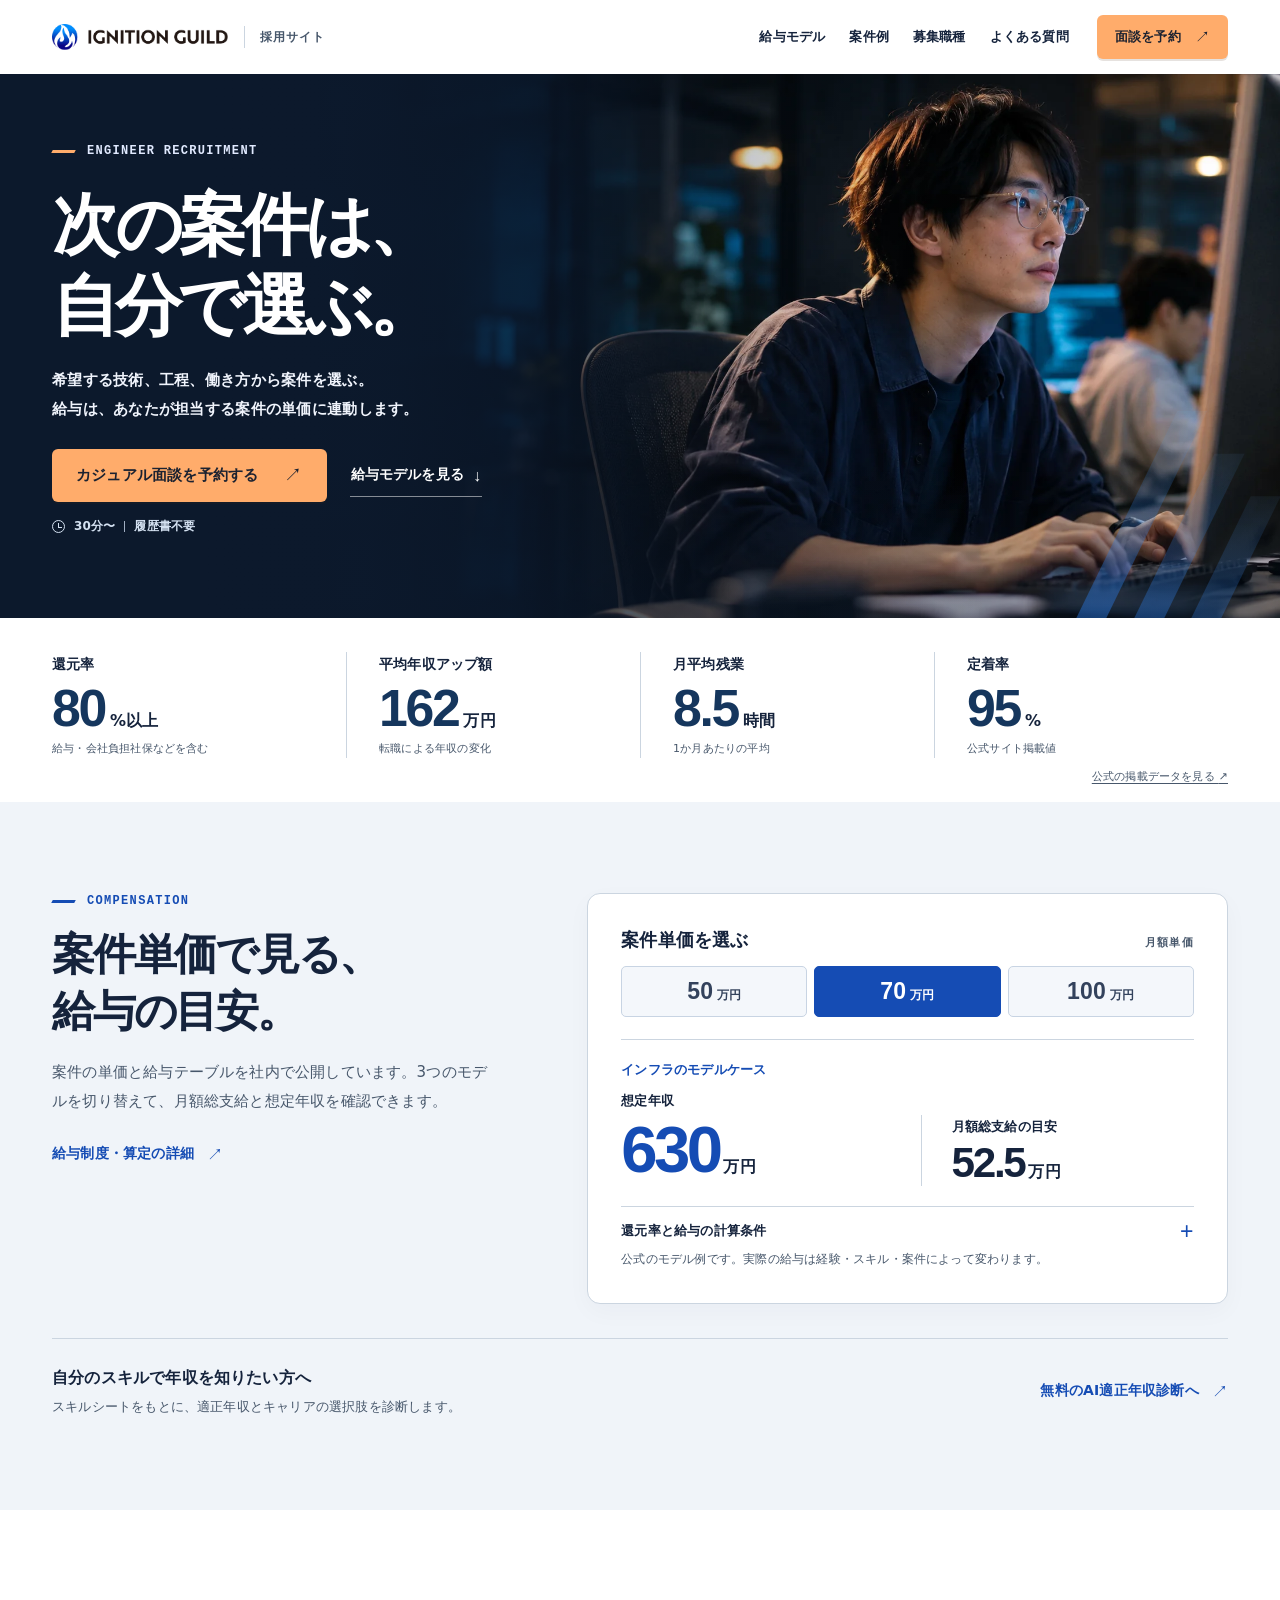
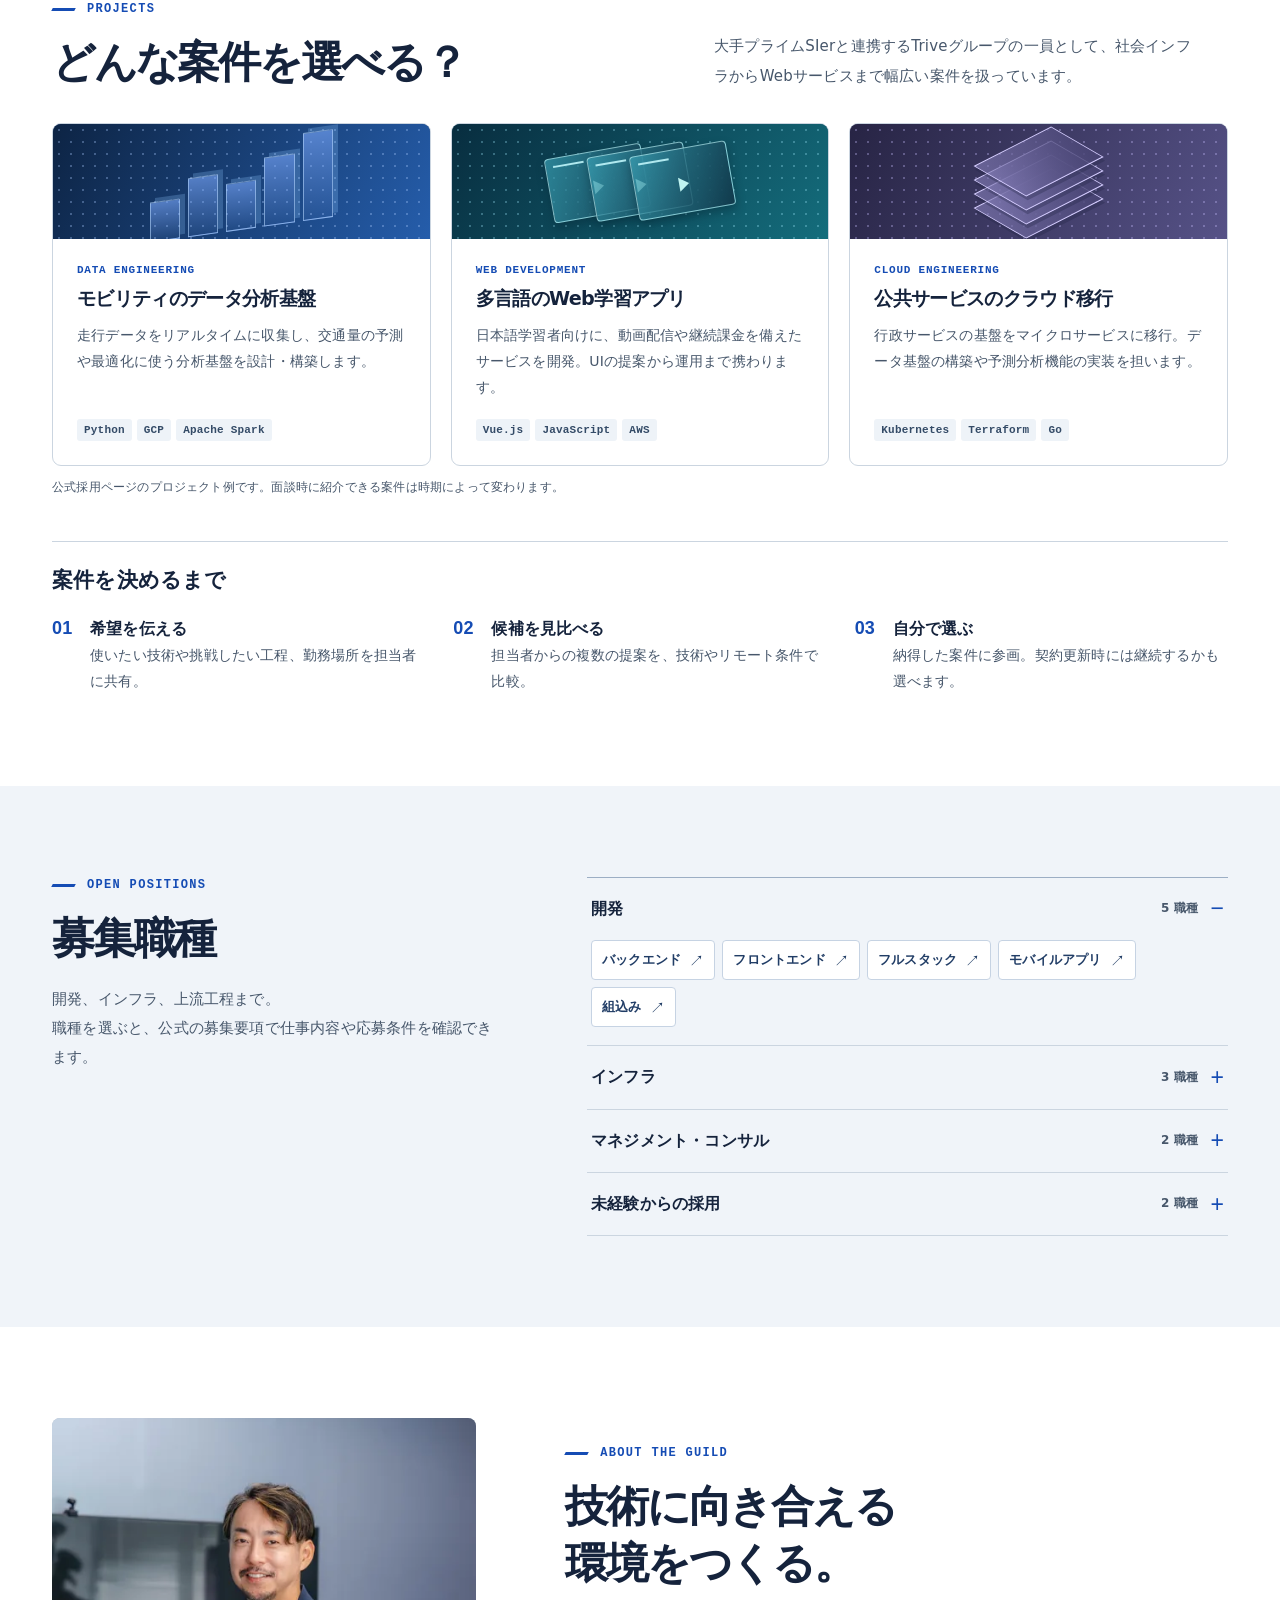
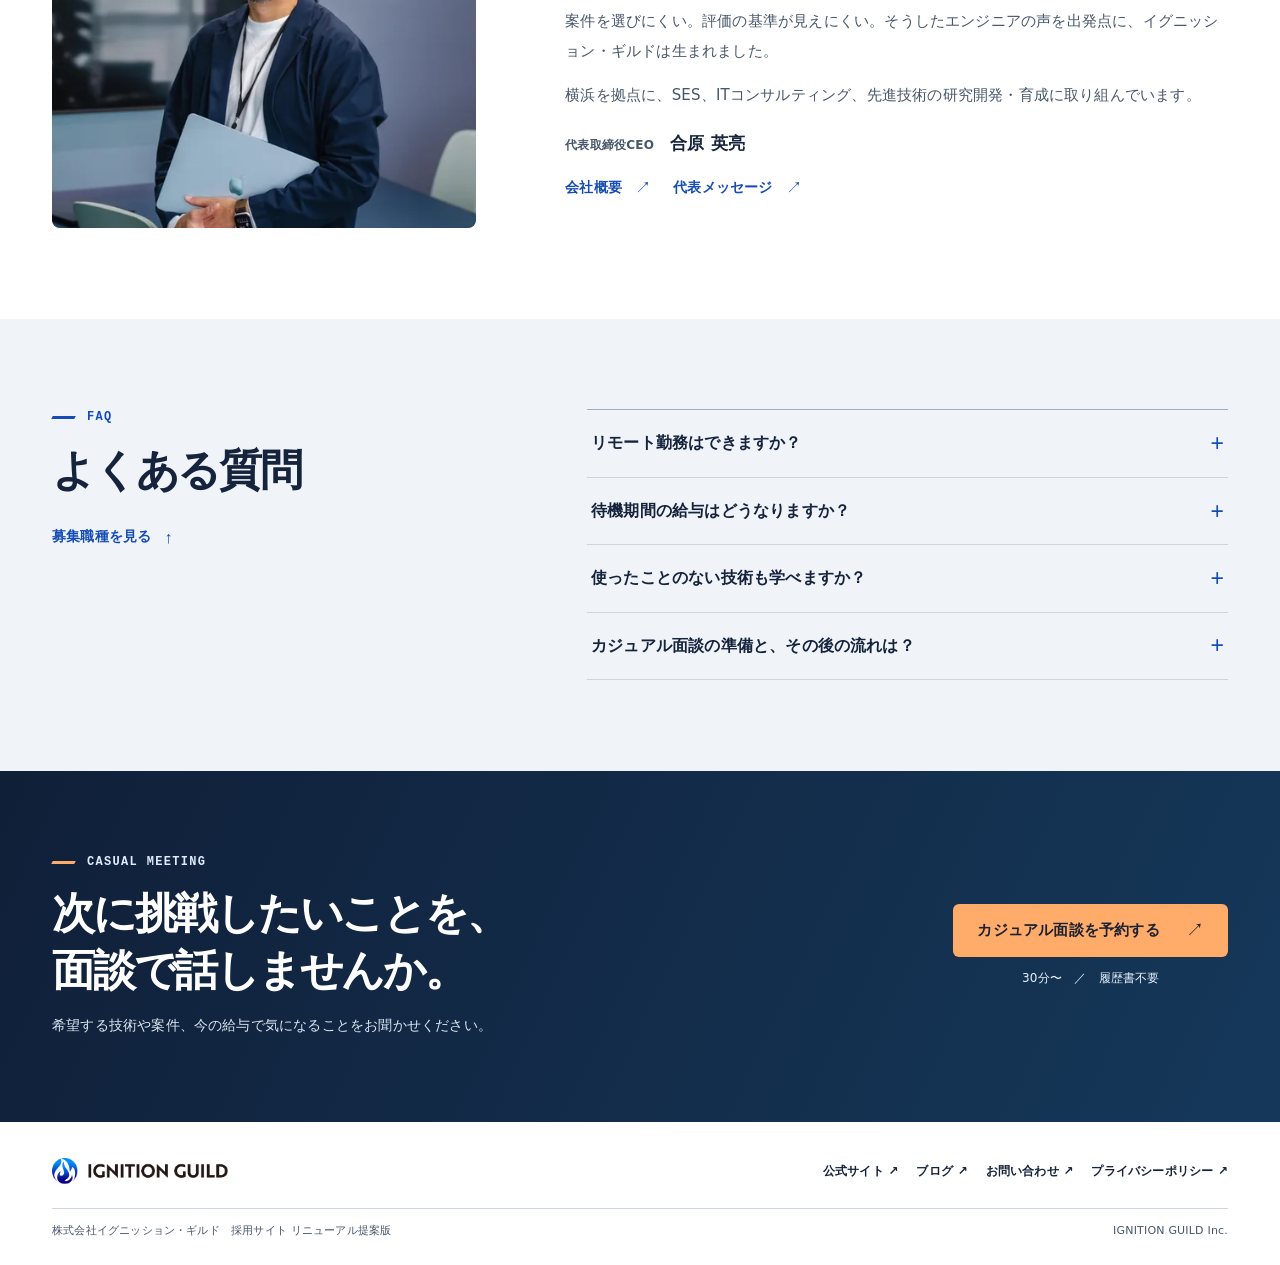
<file: index.html>
<!doctype html>
<html lang="ja">
<head>
<meta charset="utf-8">
<meta name="viewport" content="width=device-width, initial-scale=1">
<meta name="robots" content="noindex,nofollow">
<meta name="theme-color" content="#101f38">
<meta name="description" content="イグニッション・ギルドのエンジニア採用。完全案件選択制と案件単価に連動する給与を、3つの年収モデルと技術別の案件例で紹介します。">
<meta property="og:title" content="IGNITION GUILD｜エンジニア採用">
<meta property="og:description" content="次の案件は、自分で選ぶ。給与モデル・案件例・募集職種を確認して、カジュアル面談へ。">
<meta property="og:type" content="website">
<meta property="og:image" content="https://suzuki-commits.github.io/ignition-guild-careers/assets/career-hero.webp">
<title>IGNITION GUILD｜エンジニア採用・案件と給与モデル</title>
<link rel="icon" href="assets/favicon.png">
<link rel="preload" as="image" href="assets/career-hero.webp">
<link rel="stylesheet" href="styles.css">
<script src="site.js" defer></script>
</head>
<body id="top">
<a class="skip" href="#main">本文へスキップ</a>
<header class="mast">
 <div class="mast-row wrap">
   <a class="brand" href="#top" aria-label="IGNITION GUILD 採用サイトの先頭へ"><img src="assets/logo.png" width="501" height="73" alt="IGNITION GUILD"><span>採用サイト</span></a>
   <nav class="desktop-nav" aria-label="メインメニュー"><a href="#pay">給与モデル</a><a href="#work">案件例</a><a href="#jobs">募集職種</a><a href="#faq">よくある質問</a></nav>
   <a class="button small" href="https://meeting.eeasy.jp/ig-aihara/online" data-action="booking" data-position="header">面談を予約<span aria-hidden="true">↗</span></a>
   <details class="mobile-nav"><summary aria-label="ページ内メニュー"><i aria-hidden="true"></i></summary><nav aria-label="モバイルメニュー"><a href="#pay">給与モデル</a><a href="#work">案件例</a><a href="#jobs">募集職種</a><a href="#faq">よくある質問</a><a href="#company">会社案内</a></nav></details>
 </div>
</header>
<main id="main">
 <section class="hero" aria-labelledby="hero-title">
   <div class="hero-image"><img src="assets/career-hero.webp" alt="" width="1672" height="941" fetchpriority="high"></div>
   <div class="hero-shade"></div>
   <div class="wrap hero-inner">
     <div class="hero-copy">
       <p class="kicker inverse"><i></i>ENGINEER RECRUITMENT</p>
       <h1 id="hero-title">次の案件は、<br><span>自分で選ぶ。</span></h1>
       <p class="hero-text">希望する技術、工程、働き方から案件を選ぶ。<br>給与は、あなたが担当する案件の単価に連動します。</p>
       <div class="hero-actions"><a class="button " href="https://meeting.eeasy.jp/ig-aihara/online" data-action="booking" data-position="hero">カジュアル面談を予約する<span aria-hidden="true">↗</span></a><a class="lightlink" href="#pay">給与モデルを見る <b aria-hidden="true">↓</b></a></div>
       <p class="hero-note"><i class="clock" aria-hidden="true"></i>30分〜<span></span>履歴書不要</p>
     </div>
   </div>
   <div class="hero-lines" aria-hidden="true"><i></i><i></i><i></i></div>
 </section>
 <section class="facts wrap" aria-label="数字で見るイグニッション・ギルド">
   <dl><div><dt>還元率</dt><dd><strong>80</strong><b>%以上</b></dd><dd class="fact-note">給与・会社負担社保などを含む</dd></div><div><dt>平均年収アップ額</dt><dd><strong>162</strong><b>万円</b></dd><dd class="fact-note">転職による年収の変化</dd></div><div><dt>月平均残業</dt><dd><strong>8.5</strong><b>時間</b></dd><dd class="fact-note">1か月あたりの平均</dd></div><div><dt>定着率</dt><dd><strong>95</strong><b>%</b></dd><dd class="fact-note">公式サイト掲載値</dd></div></dl>
   <a class="source" href="https://ignition-guild.com/">公式の掲載データを見る <span aria-hidden="true">↗</span></a>
 </section>
 <section class="section pay-section" id="pay" aria-labelledby="pay-title">
   <div class="wrap pay-grid">
     <div class="intro"><p class="kicker"><i></i>COMPENSATION</p><h2 id="pay-title">案件単価で見る、<br>給与の目安。</h2><p>案件の単価と給与テーブルを社内で公開しています。3つのモデルを切り替えて、月額総支給と想定年収を確認できます。</p><a class="textlink" href="https://ignition-guild.com/promise/">給与制度・算定の詳細 <span aria-hidden="true">↗</span></a></div>
     <div class="model">
       <div class="model-head"><h3>案件単価を選ぶ</h3><span>月額単価</span></div>
       <fieldset class="model-choices"><legend class="sr">月額案件単価を選択</legend><label><input type="radio" name="model" value="0"><span>50<small>万円</small></span></label><label><input type="radio" name="model" value="1" checked><span>70<small>万円</small></span></label><label><input type="radio" name="model" value="2"><span>100<small>万円</small></span></label></fieldset>
       <div class="model-output" aria-live="polite" aria-atomic="true">
          <p class="model-role" id="model-role">インフラのモデルケース</p>
          <dl><div class="annual"><dt>想定年収</dt><dd><strong id="annual">630</strong><b>万円</b></dd></div><div class="monthly"><dt>月額総支給の目安</dt><dd><strong id="monthly">52.5</strong><b>万円</b></dd></div></dl>
       </div>
       <details class="formula"><summary>還元率と給与の計算条件</summary><p>還元率は、給与・会社負担の社会保険料・交通費・待機時給与の合計を案件単価で割って算出します。月額総支給は税金や社会保険料を差し引く前の金額です。</p></details>
       <p class="fine">公式のモデル例です。実際の給与は経験・スキル・案件によって変わります。</p>
       <noscript><style>.model-choices,.model-output,.model-head{display:none}</style><p>月額単価50万円の場合は月額総支給37.5万円・年収450万円、70万円は52.5万円・630万円、100万円は75万円・900万円が目安です。</p></noscript>
     </div>
   </div>
   <div class="wrap assess"><div><strong>自分のスキルで年収を知りたい方へ</strong><p>スキルシートをもとに、適正年収とキャリアの選択肢を診断します。</p></div><a href="https://ignition-guild.com/assesment/" class="textlink" data-action="assessment" data-position="pay">無料のAI適正年収診断へ <span aria-hidden="true">↗</span></a></div>
 </section>
 <section class="section wrap" id="work" aria-labelledby="work-title">
   <div class="section-head"><div><p class="kicker"><i></i>PROJECTS</p><h2 id="work-title">どんな案件を選べる？</h2></div><p>大手プライムSIerと連携するTriveグループの一員として、社会インフラからWebサービスまで幅広い案件を扱っています。</p></div>
   <div class="projects"><article class="project data"><div class="art" aria-hidden="true"><div class="artfield"><i></i><i></i><i></i><i></i><i></i></div></div><div class="project-body"><p class="area">DATA ENGINEERING</p><h3>モビリティのデータ分析基盤</h3><p>走行データをリアルタイムに収集し、交通量の予測や最適化に使う分析基盤を設計・構築します。</p><ul class="tags" aria-label="使用技術"><li>Python</li><li>GCP</li><li>Apache Spark</li></ul></div></article><article class="project web"><div class="art" aria-hidden="true"><div class="artfield"><i></i><i></i><i></i><i></i><i></i></div></div><div class="project-body"><p class="area">WEB DEVELOPMENT</p><h3>多言語のWeb学習アプリ</h3><p>日本語学習者向けに、動画配信や継続課金を備えたサービスを開発。UIの提案から運用まで携わります。</p><ul class="tags" aria-label="使用技術"><li>Vue.js</li><li>JavaScript</li><li>AWS</li></ul></div></article><article class="project cloud"><div class="art" aria-hidden="true"><div class="artfield"><i></i><i></i><i></i><i></i><i></i></div></div><div class="project-body"><p class="area">CLOUD ENGINEERING</p><h3>公共サービスのクラウド移行</h3><p>行政サービスの基盤をマイクロサービスに移行。データ基盤の構築や予測分析機能の実装を担います。</p><ul class="tags" aria-label="使用技術"><li>Kubernetes</li><li>Terraform</li><li>Go</li></ul></div></article></div>
   <p class="fine project-note">公式採用ページのプロジェクト例です。面談時に紹介できる案件は時期によって変わります。</p>
   <div class="how"><h3>案件を決めるまで</h3><ol><li><b>希望を伝える</b><p>使いたい技術や挑戦したい工程、勤務場所を担当者に共有。</p></li><li><b>候補を見比べる</b><p>担当者からの複数の提案を、技術やリモート条件で比較。</p></li><li><b>自分で選ぶ</b><p>納得した案件に参画。契約更新時には継続するかも選べます。</p></li></ol></div>
 </section>
 <section id="jobs" class="section jobs-section" aria-labelledby="jobs-title"><div class="wrap jobs-grid">
   <div class="intro"><p class="kicker"><i></i>OPEN POSITIONS</p><h2 id="jobs-title">募集職種</h2><p>開発、インフラ、上流工程まで。<br>職種を選ぶと、公式の募集要項で仕事内容や応募条件を確認できます。</p></div>
   <div class="job-list"><details open><summary>開発<span>5 職種</span></summary><div class="job-links"><a href="https://ignition-guild.com/jobs/backend-engineer/">バックエンド <span aria-hidden="true">↗</span></a><a href="https://ignition-guild.com/jobs/frontend-engineer/">フロントエンド <span aria-hidden="true">↗</span></a><a href="https://ignition-guild.com/jobs/full-stack-engineer/">フルスタック <span aria-hidden="true">↗</span></a><a href="https://ignition-guild.com/jobs/mobile-engineer/">モバイルアプリ <span aria-hidden="true">↗</span></a><a href="https://ignition-guild.com/jobs/embedded-engineer/">組込み <span aria-hidden="true">↗</span></a></div></details><details><summary>インフラ<span>3 職種</span></summary><div class="job-links"><a href="https://ignition-guild.com/jobs/cloud-engineer/">クラウド <span aria-hidden="true">↗</span></a><a href="https://ignition-guild.com/jobs/server-engineer/">サーバー <span aria-hidden="true">↗</span></a><a href="https://ignition-guild.com/jobs/network-engineer/">ネットワーク <span aria-hidden="true">↗</span></a></div></details><details><summary>マネジメント・コンサル<span>2 職種</span></summary><div class="job-links"><a href="https://ignition-guild.com/jobs/project-manager/">PM / PL <span aria-hidden="true">↗</span></a><a href="https://ignition-guild.com/jobs/it-consultant/">ITコンサルタント <span aria-hidden="true">↗</span></a></div></details><details><summary>未経験からの採用<span>2 職種</span></summary><div class="job-links"><a href="https://ignition-guild.com/jobs/future-engineer/">開発エンジニア <span aria-hidden="true">↗</span></a><a href="https://ignition-guild.com/jobs/future-infrastructure-engineer/">インフラエンジニア <span aria-hidden="true">↗</span></a></div></details></div>
 </div></section>
 <section id="company" class="company section wrap" aria-labelledby="co-title">
  <div class="portrait"><img width="500" height="593" src="assets/ceo.webp" loading="lazy" alt="株式会社イグニッション・ギルド代表取締役CEO 合原英亮"></div>
  <div class="company-copy"><p class="kicker"><i></i>ABOUT THE GUILD</p><h2 id="co-title">技術に向き合える<br>環境をつくる。</h2><p>案件を選びにくい。評価の基準が見えにくい。そうしたエンジニアの声を出発点に、イグニッション・ギルドは生まれました。</p><p>横浜を拠点に、SES、ITコンサルティング、先進技術の研究開発・育成に取り組んでいます。</p><p class="byline"><span>代表取締役CEO</span> 合原 英亮</p><div class="co-links"><a class="textlink" href="https://ignition-guild.com/company/">会社概要 <span aria-hidden="true">↗</span></a><a class="textlink" href="https://ignition-guild.com/promise/">代表メッセージ <span aria-hidden="true">↗</span></a></div></div>
 </section>
 <section id="faq" class="section faq-section"><div class="wrap faq-grid"><div class="intro"><p class="kicker"><i></i>FAQ</p><h2>よくある質問</h2><a class="textlink" href="#jobs">募集職種を見る <span aria-hidden="true">↑</span></a></div><div class="faq-list"><details><summary>リモート勤務はできますか？</summary><p>リモート対応の案件があり、地方からフルリモートで働く社員もいます。出社の頻度は案件ごとに異なるため、希望の働き方を面談でお伝えください。</p></details><details><summary>待機期間の給与はどうなりますか？</summary><p>次のプロジェクトが決まるまでの待機期間も、給与は全額保証されます。</p></details><details><summary>使ったことのない技術も学べますか？</summary><p>社内のイグニッション・アカデミーで生成AIやクラウド、セキュリティを学べます。技術書の購入補助や、入社後1年を経過し所定の条件を満たした方への資格受験費用の補助もあります。</p></details><details><summary>カジュアル面談の準備と、その後の流れは？</summary><p>最初の面談は30分から。履歴書は不要です。選考に進む場合は、書類選考、Webでの採用面談、内定の順です。入社時期は相談できます。</p></details></div></div></section>
 <section class="closing"><div class="wrap closeline"><div><p class="kicker inverse"><i></i>CASUAL MEETING</p><h2>次に挑戦したいことを、<br>面談で話しませんか。</h2><p>希望する技術や案件、今の給与で気になることをお聞かせください。</p></div><div class="closing-action"><a class="button " href="https://meeting.eeasy.jp/ig-aihara/online" data-action="booking" data-position="closing">カジュアル面談を予約する<span aria-hidden="true">↗</span></a><p>30分〜　／　履歴書不要</p></div></div></section>
</main>
<footer class="wrap footer">
 <div class="footline"><a class="brand" href="#top"><img width="501" height="73" src="assets/logo.png" alt="IGNITION GUILD"></a><nav aria-label="関連リンク"><a href="https://ignition-guild.com/">公式サイト <span aria-hidden="true">↗</span></a><a href="https://ignition-guild.com/blog/">ブログ <span aria-hidden="true">↗</span></a><a href="https://ignition-guild.com/contact/">お問い合わせ <span aria-hidden="true">↗</span></a><a href="https://ignition-guild.com/privacy/">プライバシーポリシー <span aria-hidden="true">↗</span></a></nav></div><div class="footmeta"><p>株式会社イグニッション・ギルド　採用サイト リニューアル提案版</p><p>IGNITION GUILD Inc.</p></div>
</footer>
</body>
</html>
</file>
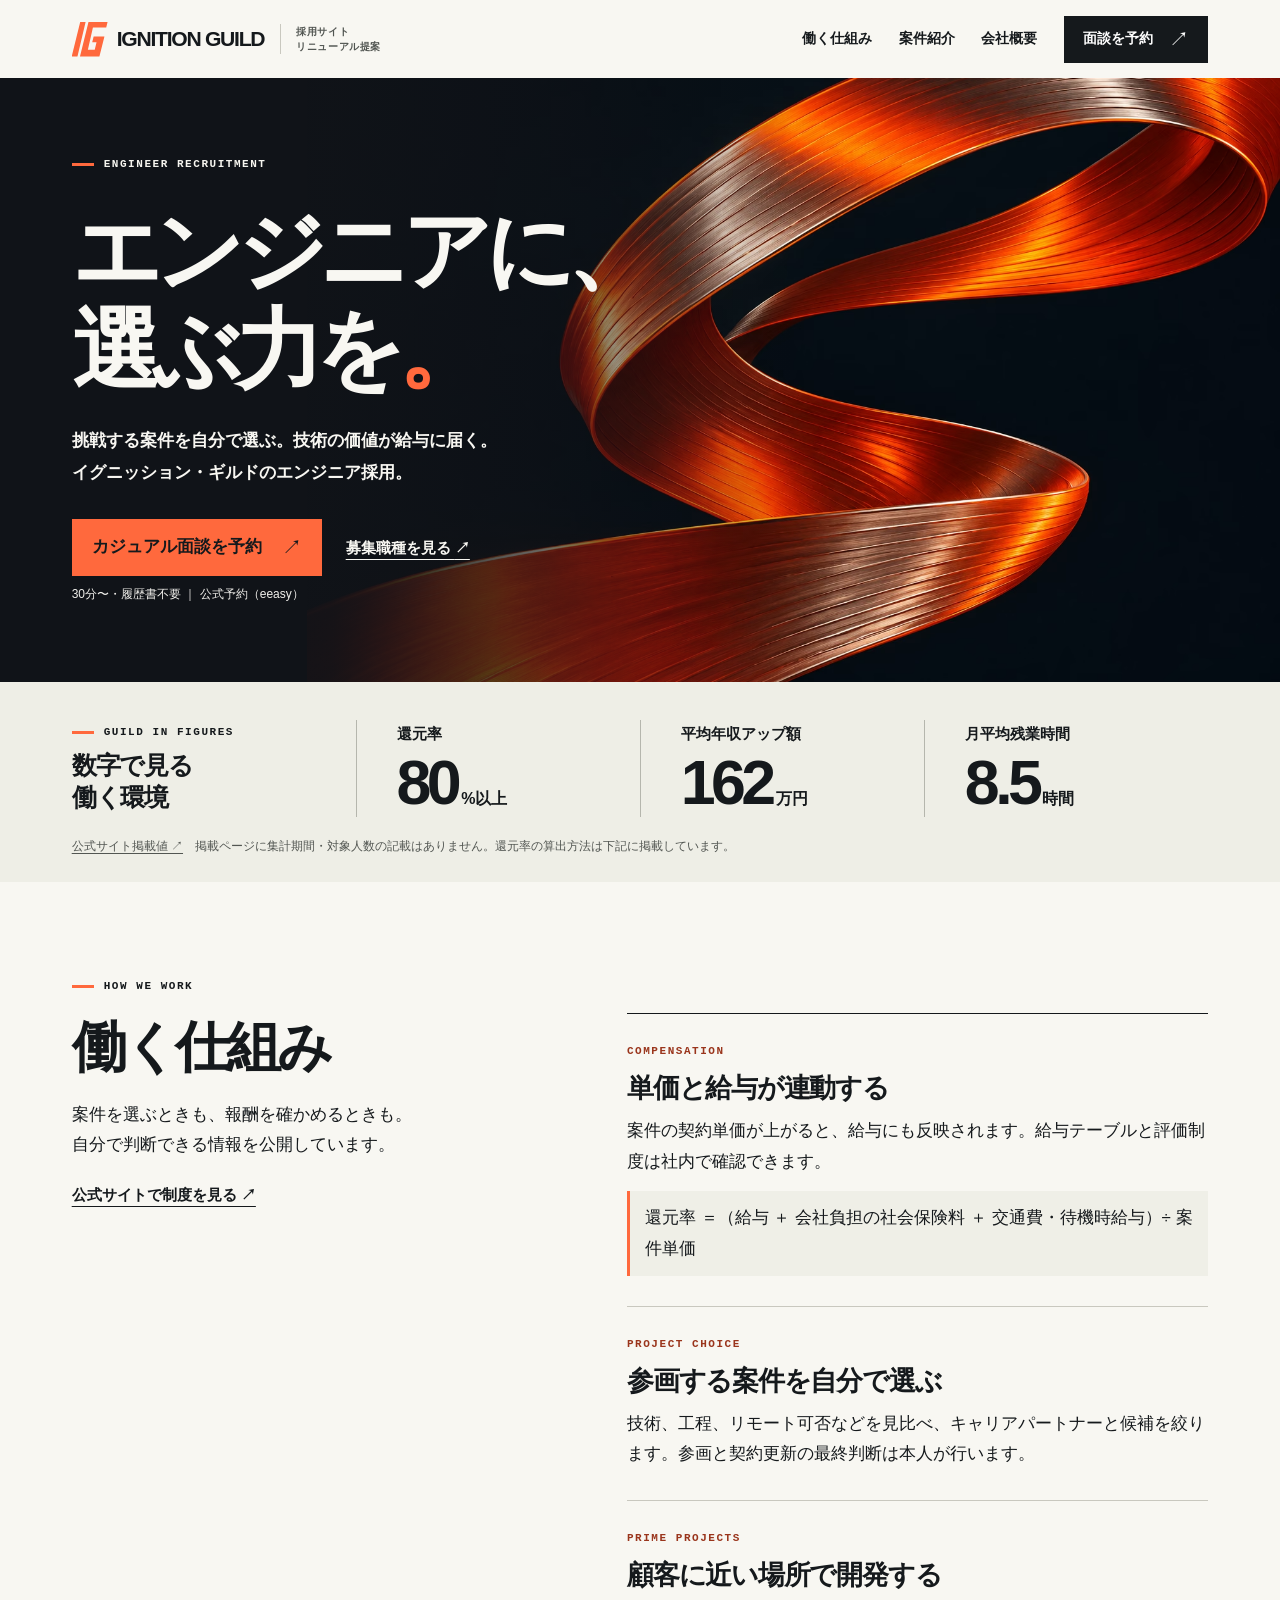
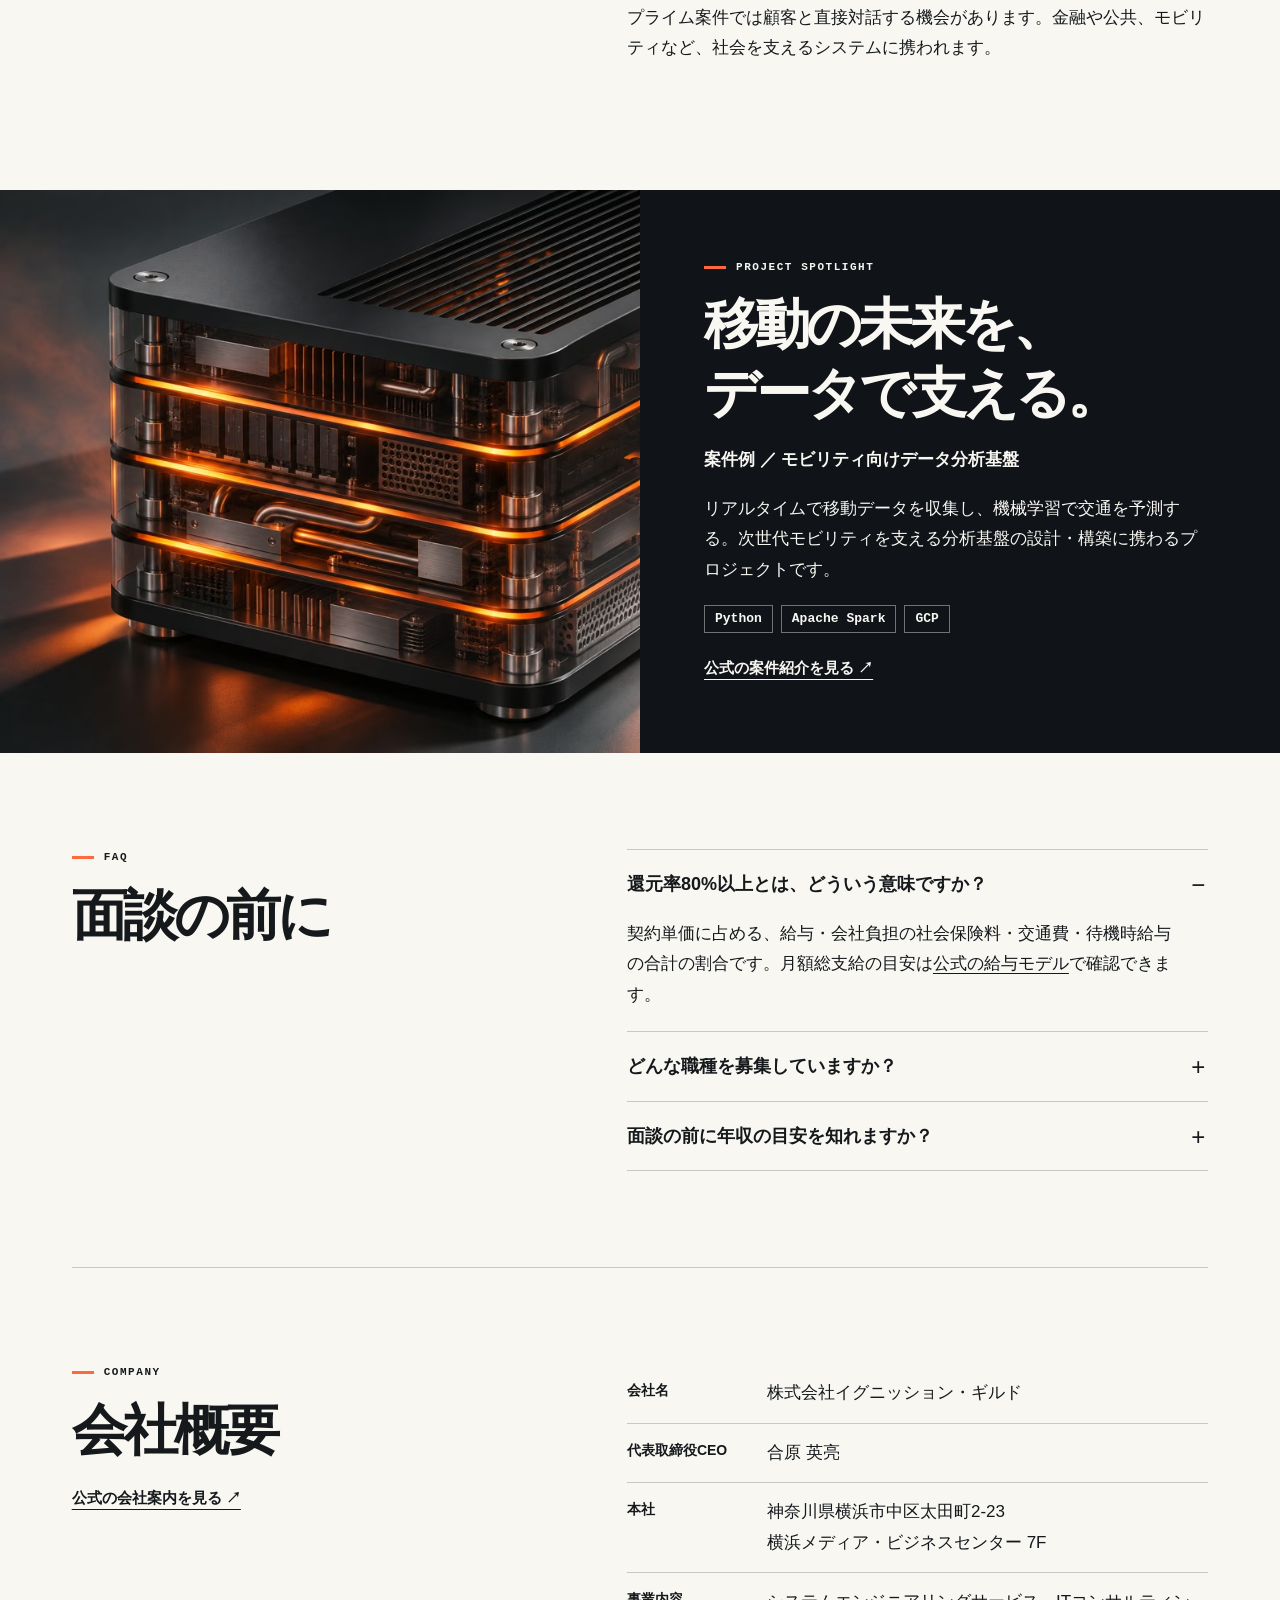
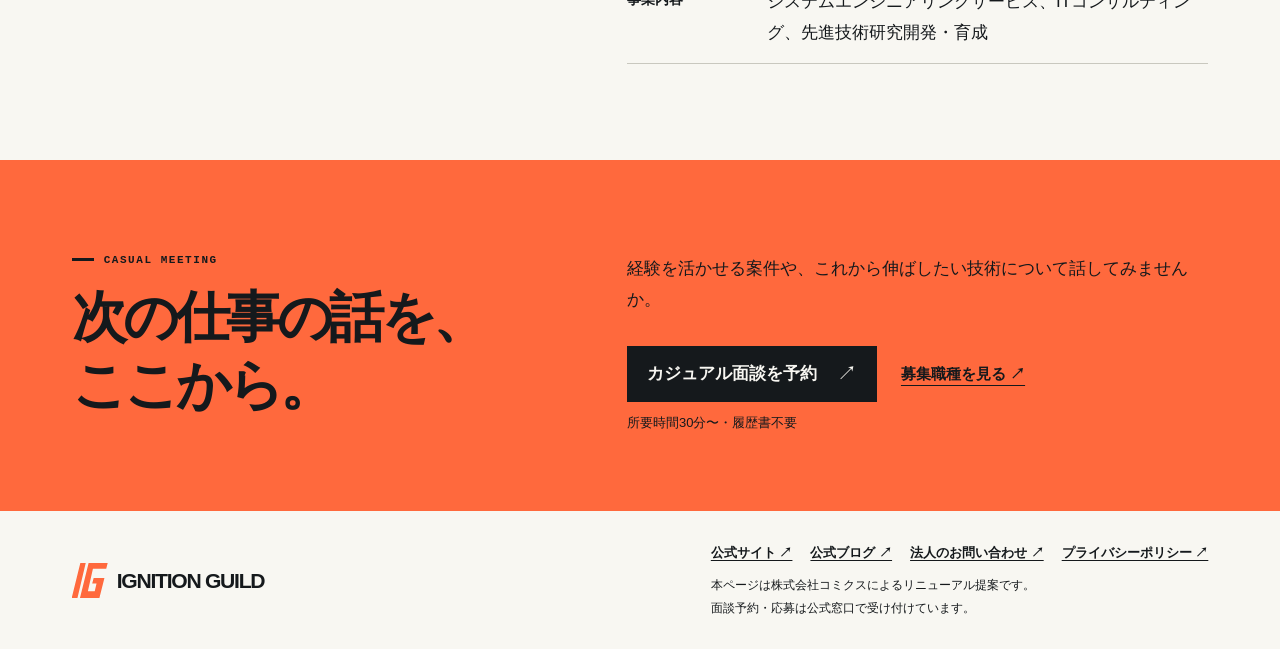
<file: renewal/index.html>
<!doctype html>
<html lang="ja">
  <head>
    <meta charset="utf-8" />
    <meta name="viewport" content="width=device-width,initial-scale=1" />
    <meta name="robots" content="noindex,nofollow" />
    <meta
      name="description"
      content="イグニッション・ギルドの報酬制度、案件の選び方、プロジェクト例を紹介する採用サイトのリニューアル提案。"
    />
    <title>IGNITION GUILD｜エンジニア採用サイト リニューアル提案</title>
    <link
      rel="preload"
      as="image"
      type="image/avif"
      href="./assets/ignition-sculpture.avif"
    />
    <link rel="stylesheet" href="./style.css" />
    <script defer src="./site.js"></script>
  </head>
  <body id="top">
    <a class="skip" href="#main">本文へ移動</a>
    <header>
      <div class="mast wrap">
        <a class="brand" href="#top" aria-label="IGNITION GUILD トップ"
          ><i class="mark" aria-hidden="true"></i>IGNITION GUILD</a
        ><span class="proposal"
          ><span class="proposal-full">採用サイト<br />リニューアル提案</span
          ><span class="proposal-short">提案版</span></span
        ><button
          class="menu"
          aria-label="メニュー"
          type="button"
          aria-expanded="false"
          aria-controls="nav"
        >
          メニュー
        </button>
        <nav id="nav" aria-label="メインナビゲーション">
          <a href="#work">働く仕組み</a><a href="#projects">案件紹介</a
          ><a href="#company">会社概要</a
          ><a class="navcta" href="https://meeting.eeasy.jp/ig-aihara/online"
            >面談を予約 <b aria-hidden="true">↗</b></a
          >
        </nav>
      </div>
    </header>
    <main id="main">
      <section class="hero" aria-labelledby="lead">
        <picture
          ><source
            type="image/avif"
            srcset="./assets/ignition-sculpture.avif" />
          <img
            class="heroart"
            src="./assets/ignition-sculpture.webp"
            alt=""
            fetchpriority="high"
            width="1536"
            height="1024"
        /></picture>
        <div class="wrap heroin">
          <div class="kicker light"><i></i> ENGINEER RECRUITMENT</div>
          <h1 id="lead">エンジニアに、<br />選ぶ力を<span>。</span></h1>
          <p>
            挑戦する案件を自分で選ぶ。技術の価値が給与に届く。<br
              class="wide"
            />イグニッション・ギルドのエンジニア採用。
          </p>
          <div class="actions">
            <a
              class="button hot"
              href="https://meeting.eeasy.jp/ig-aihara/online"
              >カジュアル面談を予約 <b aria-hidden="true">↗</b></a
            ><a class="underline" href="https://ignition-guild.com/recruit/"
              >募集職種を見る <b aria-hidden="true">↗</b></a
            >
          </div>
          <small class="booking-note"
            >30分〜・履歴書不要 ｜ 公式予約（eeasy）</small
          >
        </div>
      </section>
      <section class="figures">
        <div class="wrap">
          <div class="metrics">
            <div class="metricstitle">
              <div class="kicker"><i></i> GUILD IN FIGURES</div>
              <h2>数字で見る<br />働く環境</h2>
            </div>
            <dl>
              <div>
                <dt>還元率</dt>
                <dd>80<small>%以上</small></dd>
              </div>
              <div>
                <dt>平均年収アップ額</dt>
                <dd>162<small>万円</small></dd>
              </div>
              <div>
                <dt>月平均残業時間</dt>
                <dd>8.5<small>時間</small></dd>
              </div>
            </dl>
          </div>
          <p class="source">
            <a href="https://ignition-guild.com/">公式サイト掲載値 ↗</a
            >　掲載ページに集計期間・対象人数の記載はありません。還元率の算出方法は下記に掲載しています。
          </p>
        </div>
      </section>
      <section class="wrap block" id="work">
        <div class="kicker"><i></i> HOW WE WORK</div>
        <div class="workgrid">
          <div>
            <h2>働く仕組み</h2>
            <p>
              案件を選ぶときも、報酬を確かめるときも。<br
                class="wide"
              />自分で判断できる情報を公開しています。
            </p>
            <a class="textlink" href="https://ignition-guild.com/promise/"
              >公式サイトで制度を見る ↗</a
            >
          </div>
          <div class="rows">
            <article>
              <span>COMPENSATION</span>
              <h3>単価と給与が連動する</h3>
              <p>
                案件の契約単価が上がると、給与にも反映されます。給与テーブルと評価制度は社内で確認できます。
              </p>
              <p class="formula">
                還元率 ＝（給与 ＋ 会社負担の社会保険料 ＋ 交通費・待機時給与）÷
                案件単価
              </p>
            </article>
            <article>
              <span>PROJECT CHOICE</span>
              <h3>参画する案件を自分で選ぶ</h3>
              <p>
                技術、工程、リモート可否などを見比べ、キャリアパートナーと候補を絞ります。参画と契約更新の最終判断は本人が行います。
              </p>
            </article>
            <article>
              <span>PRIME PROJECTS</span>
              <h3>顧客に近い場所で開発する</h3>
              <p>
                プライム案件では顧客と直接対話する機会があります。金融や公共、モビリティなど、社会を支えるシステムに携われます。
              </p>
            </article>
          </div>
        </div>
      </section>
      <section class="project" id="projects">
        <div class="projectart">
          <picture
            ><source
              type="image/avif"
              srcset="./assets/cloud-architecture.avif" />
            <img
              src="./assets/cloud-architecture.webp"
              width="1050"
              height="700"
              loading="lazy"
              alt=""
          /></picture>
        </div>
        <div class="projectcopy">
          <div class="kicker light"><i></i> PROJECT SPOTLIGHT</div>
          <h2>移動の未来を、<br />データで支える。</h2>
          <p class="projtitle">案件例 ／ モビリティ向けデータ分析基盤</p>
          <p>
            リアルタイムで移動データを収集し、機械学習で交通を予測する。次世代モビリティを支える分析基盤の設計・構築に携わるプロジェクトです。
          </p>
          <ul class="tech">
            <li>Python</li>
            <li>Apache Spark</li>
            <li>GCP</li>
          </ul>
          <a class="underline" href="https://ignition-guild.com/recruit/"
            >公式の案件紹介を見る ↗</a
          >
        </div>
      </section>
      <section class="wrap block info" id="faq">
        <div>
          <div class="kicker"><i></i> FAQ</div>
          <h2>面談の前に</h2>
        </div>
        <div class="questions">
          <details open>
            <summary>還元率80%以上とは、どういう意味ですか？</summary>
            <p>
              契約単価に占める、給与・会社負担の社会保険料・交通費・待機時給与の合計の割合です。月額総支給の目安は<a
                href="https://ignition-guild.com/promise/"
                >公式の給与モデル</a
              >で確認できます。
            </p>
          </details>
          <details>
            <summary>どんな職種を募集していますか？</summary>
            <p>
              開発・インフラ系のエンジニア、PM・PL、ITコンサルタントなどを募集しています。職種別の応募条件は<a
                href="https://ignition-guild.com/recruit/"
                >公式採用情報</a
              >をご覧ください。
            </p>
          </details>
          <details>
            <summary>面談の前に年収の目安を知れますか？</summary>
            <p>
              <a href="https://ignition-guild.com/assesment/"
                >公式のAI適正年収診断</a
              >では、スキルシートをもとに無料で診断を受けられます。結果は通常3営業日以内にメールで届きます。
            </p>
          </details>
        </div>
      </section>
      <section class="wrap block info company" id="company">
        <div>
          <div class="kicker"><i></i> COMPANY</div>
          <h2>会社概要</h2>
          <a class="textlink" href="https://ignition-guild.com/company/"
            >公式の会社案内を見る ↗</a
          >
        </div>
        <dl>
          <div>
            <dt>会社名</dt>
            <dd>株式会社イグニッション・ギルド</dd>
          </div>
          <div>
            <dt>代表取締役CEO</dt>
            <dd>合原 英亮</dd>
          </div>
          <div>
            <dt>本社</dt>
            <dd>
              神奈川県横浜市中区太田町2-23<br />横浜メディア・ビジネスセンター
              7F
            </dd>
          </div>
          <div>
            <dt>事業内容</dt>
            <dd>
              システムエンジニアリングサービス、ITコンサルティング、先進技術研究開発・育成
            </dd>
          </div>
        </dl>
      </section>
      <section class="closing">
        <div class="wrap closegrid">
          <div>
            <div class="kicker"><i></i> CASUAL MEETING</div>
            <h2>次の仕事の話を、<br />ここから。</h2>
          </div>
          <div>
            <p>
              経験を活かせる案件や、これから伸ばしたい技術について話してみませんか。
            </p>
            <div class="actions">
              <a
                class="button dark"
                href="https://meeting.eeasy.jp/ig-aihara/online"
                >カジュアル面談を予約 <b aria-hidden="true">↗</b></a
              ><a class="textlink" href="https://ignition-guild.com/recruit/"
                >募集職種を見る ↗</a
              >
            </div>
            <small>所要時間30分〜・履歴書不要</small>
          </div>
        </div>
      </section>
    </main>
    <footer>
      <div class="wrap foot">
        <a class="brand" href="#top"
          ><i class="mark" aria-hidden="true"></i>IGNITION GUILD</a
        >
        <div class="footerinfo">
          <div class="footlinks">
            <a href="https://ignition-guild.com/">公式サイト ↗</a
            ><a href="https://ignition-guild.com/blog/">公式ブログ ↗</a
            ><a href="https://ignition-guild.com/contact/"
              >法人のお問い合わせ ↗</a
            ><a href="https://ignition-guild.com/privacy/"
              >プライバシーポリシー ↗</a
            >
          </div>
          <p>
            本ページは株式会社コミクスによるリニューアル提案です。<br />面談予約・応募は公式窓口で受け付けています。
          </p>
        </div>
      </div>
    </footer>
  </body>
</html>
</file>
<file: styles.css>
@charset "UTF-8";
:root{--ink:#15233c;--muted:#47576b;--blue:#154cb4;--pale:#f0f4f9;--line:#cbd5e0;--orange:#ffac6b;--page:min(1192px,calc(100% - 104px));--jp:"Hiragino Kaku Gothic ProN","Yu Gothic",Meiryo,system-ui,sans-serif;--num:"Bahnschrift","Arial",sans-serif;--mono:"Cascadia Mono","Consolas",monospace;color-scheme:light}
*{box-sizing:border-box}html{scroll-padding-top:90px}body{margin:0;color:var(--ink);background:#fff;font:500 16px/1.85 var(--jp);letter-spacing:.012em}h1,h2,h3,dl,dd,p,ul,ol,fieldset{margin:0}h1,h2,h3{line-height:1.4}a{color:inherit;text-decoration:none}a,button,summary,label{touch-action:manipulation}a:focus-visible,summary:focus-visible,input:focus-visible+span{outline:3px solid #2974e4;outline-offset:4px}img{max-width:100%;display:block}a,summary{-webkit-tap-highlight-color:transparent}summary{cursor:pointer;list-style:none}summary::-webkit-details-marker{display:none}.wrap{width:var(--page);margin-inline:auto}.skip,.sr{position:absolute;width:1px;height:1px;overflow:hidden;clip-path:inset(50%);white-space:nowrap}.skip:focus{z-index:30;top:4px;left:4px;clip-path:none;width:auto;height:auto;padding:6px 18px;color:#fff;background:var(--ink)}.mast{position:sticky;top:0;z-index:12;background:#fff;box-shadow:0 1px 0 #15233c1c}.mast-row{position:relative;display:flex;align-items:center;gap:28px;min-height:74px}.brand{display:inline-flex;align-items:center;gap:16px;flex-shrink:0}.brand img{width:176px;height:auto}.brand>span{font-size:12px;font-weight:700;letter-spacing:.09em;border-left:1px solid var(--line);padding-left:15px;color:var(--muted)}.desktop-nav{margin-left:auto;display:flex;align-items:center;gap:24px}.desktop-nav a,.footline nav a{font-size:13px;font-weight:700}.desktop-nav a:hover,.footline nav a:hover,.job-links a:hover{color:var(--blue);text-decoration:underline;text-underline-offset:4px}.button{display:inline-flex;align-items:center;justify-content:space-between;gap:26px;padding:15px 24px;background:var(--orange);color:#1c2230;border-radius:6px;font-size:15px;font-weight:800;line-height:1.55;box-shadow:0 2px 0 #48281422;transition:background .18s,transform .18s}.button span,.textlink span,.lightlink b,.job-links a span{font-family:Arial,sans-serif;font-size:1.17em;line-height:1;font-weight:500}.button:hover{background:#ffc295;transform:translateY(-2px)}.button.small{font-size:13px;gap:14px;padding:12px 18px}.mobile-nav{display:none}
.hero{position:relative;isolation:isolate;background:#0b172a;color:white;overflow:hidden}.hero-inner{position:relative;z-index:2;display:flex;align-items:center;min-height:clamp(500px,42.5vw,640px);padding-block:58px 69px}.hero-image,.hero-shade{position:absolute;inset:0}.hero-image{left:25%;overflow:hidden}.hero-image img{width:100%;height:100%;object-fit:cover;object-position:55% 42%}.hero-shade{background:linear-gradient(90deg,#0c192c 0%,#0c192c 15%,rgba(12,25,44,.96) 29%,rgba(12,25,44,.78) 41%,rgba(12,25,44,.23) 58%,rgba(12,25,44,0) 77%),linear-gradient(0deg,#06142770,transparent 28%)}.hero-copy{position:relative}.kicker,.area,.model-head>span{font-family:var(--mono);letter-spacing:.11em;font-weight:700;font-size:12px;line-height:1.4}.kicker{color:var(--blue);display:flex;align-items:center;gap:12px}.kicker i{display:inline-block;width:23px;height:3px;background:var(--blue);transform:skewX(-28deg)}.inverse{color:#e1eaff}.inverse i{background:var(--orange)}h1{font-size:clamp(56px,5.25vw,86px);letter-spacing:-.065em;line-height:1.2;margin:25px 0 20px;font-weight:850}.hero h1 span{color:#fff}.hero-text{font-size:clamp(15px,1.2vw,19px);font-weight:600;letter-spacing:.018em;color:#f0f4fc}.hero-actions{margin-top:26px;display:flex;align-items:center;gap:23px}.lightlink{font-size:14px;font-weight:700;color:white;display:inline-flex;align-items:center;gap:9px;border-bottom:1px solid #ffffff80;padding:8px 1px}.lightlink:hover{color:var(--orange)}.hero-note{display:flex;align-items:center;gap:9px;margin-top:13px;font-size:12px;font-weight:600;color:#d4e1f1}.hero-note span{height:11px;width:1px;background:#a0aec2}.clock{display:inline-block;height:13px;width:13px;border:1.4px solid currentColor;border-radius:50%;position:relative}.clock:after{content:"";position:absolute;width:3px;height:4px;border-left:1.2px solid currentColor;border-bottom:1.2px solid currentColor;left:5px;top:2px}.hero-lines{position:absolute;right:2.5%;bottom:-18%;height:56%;width:18%;display:flex;justify-content:flex-end;gap:12%;transform:skewX(-26deg);z-index:1;pointer-events:none}.hero-lines i{height:100%;width:13%;background:linear-gradient(0deg,#2671d8b0,#70bcff10)}.hero-lines i:nth-child(2){transform:translateY(14%)}.hero-lines i:nth-child(3){transform:translateY(28%)}
.facts{padding:34px 0 15px}.facts dl{display:grid;grid-template-columns:repeat(4,minmax(0,1fr))}.facts dl>div{border-left:1px solid var(--line);padding-left:clamp(13px,2.5vw,40px)}.facts dl>div:first-child{border-left:0;padding-left:0}.facts dt{font-size:14px;font-weight:750}.facts dd{display:flex;align-items:baseline;gap:5px;line-height:1.2}.facts strong{font:600 clamp(38px,4.05vw,65px)/1.16 var(--num);letter-spacing:-.045em;color:#15365d}.facts b{font-size:clamp(14px,1.25vw,20px)}.facts .fact-note{line-height:1.6;font-size:11px;color:var(--muted);margin-top:2px}.source{font-size:11px;display:block;width:fit-content;margin:9px 0 0 auto;color:var(--muted);text-decoration:underline;text-underline-offset:3px}
.section{padding-block:clamp(65px,7.1vw,105px)}h2{font-size:clamp(32px,3.35vw,54px);letter-spacing:-.052em;font-weight:830;line-height:1.33}.kicker+h2{margin-top:16px}.intro>p:not(.kicker),.section-head>p,.company-copy>p:not(.kicker):not(.byline){color:var(--muted);font-size:15px;line-height:1.95}.intro>p:not(.kicker){margin-top:18px;max-width:31em}.intro>.textlink{margin-top:25px}.textlink{display:inline-flex;align-items:center;gap:13px;font-size:14px;font-weight:750;color:var(--blue);text-underline-offset:4px}.textlink:hover{text-decoration:underline}.pay-section,.jobs-section,.faq-section{background:var(--pale)}.pay-grid,.jobs-grid,.faq-grid{display:grid;grid-template-columns:minmax(0, .82fr) minmax(0,1.18fr);gap:clamp(45px,7vw,108px);align-items:start}.model{padding:clamp(22px,2.6vw,40px);background:white;border:1px solid var(--line);border-radius:13px;box-shadow:0 8px 25px #15233c08}.model-head{display:flex;align-items:baseline;justify-content:space-between}.model-head h3{font-size:18px}.model-head>span{font-family:var(--jp);color:var(--muted);font-size:11px}.model-choices{display:flex;gap:7px;border:0;padding:0;margin:14px 0 22px}.model-choices label{flex:1;min-width:0;cursor:pointer;position:relative}.model-choices input{position:absolute;opacity:0;inset:0;margin:0;width:100%;cursor:pointer}.model-choices label>span{display:flex;align-items:baseline;justify-content:center;gap:4px;font:600 23px/1 var(--num);padding:13px 5px;background:#f4f7fb;border:1px solid #c8d4e3;border-radius:5px;color:#33425c}.model-choices small{font:700 12px/1 var(--jp)}.model-choices label:hover span{border-color:#3976ba}.model-choices input:checked+span{color:white;background:var(--blue);border-color:var(--blue)}.model-output{border-top:1px solid var(--line);padding-top:18px}.model-role{font-size:13px;font-weight:700;color:var(--blue);margin-bottom:7px}.model-output dl{display:grid;grid-template-columns:1.1fr 1fr;align-items:end}.model-output dt{font-size:13px;font-weight:700}.model-output dd{line-height:1.2;white-space:nowrap}.model-output strong{font:600 clamp(51px,5.1vw,80px)/1.12 var(--num);letter-spacing:-.055em;color:var(--blue)}.model-output b{font-size:16px;margin-left:4px}.monthly{border-left:1px solid var(--line);padding-left:clamp(12px,2.3vw,36px)}.monthly strong{font-size:clamp(32px,3.3vw,50px);color:var(--ink)}.formula{border-top:1px solid var(--line);margin-top:20px}.formula summary,.faq-list summary,.job-list summary{display:flex;align-items:center;justify-content:space-between;gap:12px;font-weight:750}.formula summary{font-size:13px;padding:12px 0 6px}.formula summary:after,.faq-list summary:after,.job-list summary:after{content:"+";font:400 23px/1 var(--num);color:var(--blue)}details[open].formula summary:after,.faq-list details[open] summary:after,.job-list details[open] summary:after{content:"−"}.formula p,.fine{font-size:12px;color:var(--muted);line-height:1.65}.formula p{padding:4px 0 7px}.assess{display:flex;align-items:center;justify-content:space-between;gap:24px;border-top:1px solid var(--line);padding-top:24px;margin-top:34px}.assess strong{font-size:16px}.assess p{font-size:13px;color:var(--muted);margin-top:3px}
.section-head{display:grid;grid-template-columns:1.05fr .95fr;align-items:end;gap:8%;margin-bottom:32px}.section-head>p{max-width:32em}.projects{display:grid;grid-template-columns:repeat(3,minmax(0,1fr));gap:20px}.project{border:1px solid var(--line);border-radius:9px;overflow:hidden;display:flex;flex-direction:column}.art{position:relative;height:clamp(85px,9vw,131px);overflow:hidden;background-color:#193d70;background-image:radial-gradient(#a9cbff55 1px,transparent 1px),linear-gradient(118deg,#0d2444,#255dab);background-size:12px 12px,100% 100%}.project.web .art{background-color:#115066;background-image:radial-gradient(#a0eafe4f 1px,transparent 1px),linear-gradient(130deg,#082d3f,#146d7c)}.project.cloud .art{background-color:#353661;background-image:radial-gradient(#c4bafa58 1px,transparent 1px),linear-gradient(120deg,#272444,#565287)}.artfield{position:absolute;inset:0;display:flex;justify-content:center;align-items:center}.data .artfield{align-items:flex-end;gap:8px;transform:skewY(-8deg) translateY(-8%)}.data .artfield i{width:8%;height:35%;background:linear-gradient(#7caaff99,#7caaff12);border:1px solid #b6d9ff90;box-shadow:5px -4px 0 #91c7ff40}.data .artfield i:nth-child(2){height:51%}.data .artfield i:nth-child(3){height:42%}.data .artfield i:nth-child(4){height:60%}.data .artfield i:nth-child(5){height:77%}.web .artfield{transform:rotate(-10deg)}.web .artfield i{position:absolute;width:26%;height:56%;border:1px solid #b8f4f8aa;border-radius:4px;background:linear-gradient(115deg,#3da7bba8,#113a4c);box-shadow:0 5px 10px #04223160}.web .artfield i:nth-child(1){transform:translate(-43%,-9%)}.web .artfield i:nth-child(2){transform:translate(0,0)}.web .artfield i:nth-child(3){transform:translate(43%,10%)}.web .artfield i:nth-child(n+4){display:none}.web .artfield i:before{content:"";display:block;margin:7px;width:32%;height:2px;background:#b0e9ef}.web .artfield i:after{content:"";display:block;width:0;height:0;border-left:10px solid #c0f4f1;border-block:7px solid transparent;position:absolute;top:45%;left:45%}.cloud .artfield{transform:translateY(1%)}.cloud .artfield i{position:absolute;width:23%;height:44%;border:1px solid #d5cdff;background:linear-gradient(125deg,#8982bd99,#464271dd);transform:rotate(-27deg) skewX(33deg);box-shadow:-3px 4px 0 #21244450}.cloud .artfield i:nth-child(1){translate:0 21px}.cloud .artfield i:nth-child(2){translate:0 7px}.cloud .artfield i:nth-child(3){translate:0 -7px}.cloud .artfield i:nth-child(4){translate:0 -21px}.cloud .artfield i:nth-child(5){display:none}
.project-body{padding:24px;flex:1;display:flex;flex-direction:column}.area{font-size:11px;letter-spacing:.07em;color:var(--blue)}.project h3{margin:8px 0 10px;font-size:clamp(18px,1.5vw,23px);letter-spacing:-.035em}.project-body>p:not(.area){font-size:14px;color:var(--muted);margin-bottom:18px}.tags{list-style:none;display:flex;flex-wrap:wrap;gap:5px;padding:0;margin-top:auto}.tags li{font:600 11px/1.5 var(--mono);background:#eef3f8;color:#344b67;border-radius:3px;padding:3px 7px}.project-note{margin-top:12px}.how{margin-top:43px;border-top:1px solid var(--line);padding-top:24px}.how h3{font-size:21px}.how ol{list-style:none;counter-reset:step;display:grid;grid-template-columns:repeat(3,1fr);gap:28px;padding:0;margin-top:18px}.how li{position:relative;counter-increment:step;padding-left:38px}.how li:before{content:counter(step, decimal-leading-zero);position:absolute;left:0;top:2px;font:600 18px/1.4 var(--num);color:var(--blue)}.how b{font-size:16px}.how p{color:var(--muted);font-size:14px}
.job-list,.faq-list{border-top:1px solid #9caec4}.job-list details,.faq-list details{border-bottom:1px solid var(--line)}.job-list summary,.faq-list summary{padding:18px 4px;font-size:16px;line-height:1.65}.job-list summary span{font-size:12px;color:var(--muted);margin-left:auto}.job-links{display:flex;flex-wrap:wrap;gap:7px;margin:0 4px 18px}.job-links a{display:inline-flex;align-items:center;gap:8px;background:#fff;border:1px solid #c6d3e3;color:#213d66;padding:7px 10px;font-size:13px;font-weight:650;border-radius:4px}.company{display:grid;grid-template-columns:minmax(200px,.78fr) minmax(0,1.22fr);gap:clamp(32px,7vw,110px);align-items:center}.portrait{position:relative;overflow:hidden;border-radius:8px;background:#b3c0cf;max-height:410px}.portrait img{width:100%;height:clamp(310px,32vw,410px);object-fit:cover;object-position:50% 33%}.company-copy>p:not(.kicker):not(.byline){margin-top:15px}.byline{font-size:17px;font-weight:750;margin-top:18px}.byline span{color:var(--muted);font-size:12px;font-weight:600;margin-right:10px}.co-links{display:flex;gap:22px;margin-top:15px}.faq-list summary{padding:20px 4px}.faq-list p{padding:0 5px 18px;color:var(--muted);font-size:14px}.closing{background:linear-gradient(115deg,#101f38,#15385a);color:#fff;padding:clamp(52px,6.5vw,92px) 0}.closeline{display:flex;align-items:center;justify-content:space-between;gap:28px}.closing h2{margin-top:14px}.closing h2+p{color:#dbe6f1;font-size:14px;margin-top:14px}.closing-action{text-align:center;flex-shrink:0}.closing-action>p{font-size:12px;margin-top:10px;color:#e8f1fc}.footer{padding-block:36px 24px}.footline,.footmeta{display:flex;justify-content:space-between;align-items:center;gap:20px}.footline nav{display:flex;gap:18px;flex-wrap:wrap}.footline nav a{font-size:12px}.footmeta{margin-top:24px;border-top:1px solid var(--line);padding-top:12px}.footmeta p{font-size:11px;color:var(--muted)}
@media(max-width:1080px){:root{--page:calc(100% - 68px)}.desktop-nav{gap:15px}.mast-row{gap:19px}.brand{gap:12px}.brand>span{padding-left:12px}.brand img{width:151px}.project-body{padding:19px}.hero-inner{min-height:510px}}
@media(max-width:850px){:root{--page:calc(100% - 48px)}.desktop-nav{display:none}.mast-row{min-height:64px;gap:13px}.mast-row>.button{margin-left:auto}.mobile-nav{display:block}.mobile-nav summary{width:42px;height:42px;display:grid;place-items:center}.mobile-nav summary i,.mobile-nav summary i:before,.mobile-nav summary i:after{display:block;width:20px;height:2px;background:var(--ink)}.mobile-nav summary i{position:relative}.mobile-nav summary i:before,.mobile-nav summary i:after{content:"";position:absolute;top:-6px}.mobile-nav summary i:after{top:6px}.mobile-nav[open] summary i{background:transparent}.mobile-nav[open] summary i:before{top:0;transform:rotate(45deg)}.mobile-nav[open] summary i:after{top:0;transform:rotate(-45deg)}.mobile-nav nav{position:absolute;right:0;top:calc(100% - 1px);padding:10px 20px;min-width:220px;display:grid;z-index:3;background:white;border:1px solid var(--line);box-shadow:0 12px 35px #142a482e;border-radius:0 0 8px 8px}.mobile-nav nav a{padding:11px 0;font-size:14px;font-weight:700}.mobile-nav nav a+a{border-top:1px solid var(--line)}.pay-grid,.jobs-grid,.faq-grid{gap:28px;grid-template-columns:minmax(0,.8fr) minmax(0,1.2fr)}.projects{gap:12px}.project-body{padding:15px}.section-head{gap:28px;grid-template-columns:1fr 1fr}.hero-inner{min-height:490px}.facts{padding-top:26px}.hero-text{font-size:15px}.footline{align-items:flex-start}.footline nav{justify-content:flex-end;gap:10px 15px}}
@media(max-width:680px){:root{--page:calc(100% - 40px)}html{scroll-padding-top:74px}.mast-row{min-height:60px;gap:8px}.brand img{width:135px}.brand>span{display:none}.button.small{font-size:12px;padding:10px 12px;gap:7px}.mobile-nav summary{width:35px;height:41px}.hero{display:flex;flex-direction:column}.hero-image{inset:0 0 auto 0;position:relative;height:clamp(200px,57vw,287px)}.hero-image img{object-position:65% 38%}.hero-shade{background:linear-gradient(0deg,#0b172a 0%,#0b172a00 78%);height:86px;top:clamp(114px,calc(57vw - 86px),201px);bottom:auto}.hero-inner{padding:0 0 29px;min-height:0;margin-top:-22px}.hero-copy{width:100%}.kicker{font-size:10px;gap:9px}.kicker i{width:18px}.hero h1{font-size:clamp(42px,10.5vw,64px);line-height:1.12;margin:14px 0 14px}.hero-text{font-size:14px;line-height:1.8;font-weight:550}.hero-actions{margin-top:18px;gap:15px;flex-wrap:wrap}.hero-actions .button{font-size:14px;gap:13px;padding:13px 16px}.lightlink{font-size:12px;gap:5px}.hero-note{margin-top:8px;font-size:11px}.hero-lines{right:-5%;height:37%;bottom:-15%;opacity:.6}.facts{padding:23px 0 11px}.facts dl{grid-template-columns:repeat(2,minmax(0,1fr));row-gap:15px}.facts dl>div{padding-left:16px}.facts dl>div:nth-child(odd){padding-left:0;border-left:0}.facts dt{font-size:12px}.facts strong{font-size:39px}.facts b{font-size:13px}.facts .fact-note{font-size:10px}.source{margin-top:9px;font-size:10px}.section{padding-block:52px}.pay-grid,.section-head,.jobs-grid,.faq-grid,.company{grid-template-columns:1fr;gap:24px}.section-head{margin-bottom:22px}.kicker+h2{margin-top:9px}h2{font-size:clamp(30px,7.8vw,40px)}.intro>p:not(.kicker){margin-top:12px}.intro>.textlink{margin-top:11px}.model{padding:20px}.model-choices{margin:11px 0 16px}.model-output strong{font-size:52px}.monthly strong{font-size:35px}.model-output b{font-size:13px}.model-output dt{font-size:12px}.assess{align-items:flex-start;flex-direction:column;gap:8px;margin-top:25px;padding-top:17px}.section-head{gap:11px}.projects{grid-template-columns:1fr;gap:13px}.project{display:grid;grid-template-columns:75px minmax(0,1fr)}.art{height:100%}.artfield{min-width:140px;left:50%;right:auto;translate:-50% 0}.data .artfield{align-items:center;transform:skewY(-8deg);gap:4px}.project-body{padding:17px}.project h3{margin:5px 0 6px;font-size:18px}.project-body>p:not(.area){font-size:13px;margin-bottom:10px}.area{font-size:9px}.tags li{font-size:10px}.how{margin-top:28px}.how ol{grid-template-columns:1fr;gap:16px}.how p{font-size:13px}.job-list summary,.faq-list summary{font-size:15px}.company{gap:23px}.portrait{height:245px}.portrait img{height:100%;object-position:50% 25%}.company-copy .byline{margin-top:12px}.closeline{align-items:flex-start;flex-direction:column;gap:24px}.closing-action{text-align:left}.closing-action>p{padding-left:2px}.footline,.footmeta{align-items:flex-start;flex-direction:column;gap:13px}.footline nav{justify-content:flex-start}.footmeta{gap:3px;margin-top:17px}.footer{padding:25px 0 18px}}
@media(max-width:350px){:root{--page:calc(100% - 30px)}.brand img{width:122px}.hero-actions{gap:8px 12px}.hero-actions .button{padding:12px;font-size:13px}.project{grid-template-columns:48px minmax(0,1fr)}.model{padding:15px}.model-output strong{font-size:45px}.monthly strong{font-size:30px}}
@media(prefers-reduced-motion:reduce){*,*:before,*:after{scroll-behavior:auto!important;transition:none!important;animation:none!important}}
</file>
<file: renewal/style.css>
:root {
  --ink: #15191c;
  --paper: #f8f7f2;
  --hot: #ff693d;
  --line: #c9c8bf;
  --muted: #525652;
  --edge: clamp(22px, 5.6vw, 96px);
  font-family: "Hiragino Kaku Gothic ProN", "Yu Gothic", Meiryo, sans-serif;
  color: var(--ink);
  background: var(--paper);
  font-size: 17px;
  font-weight: 500;
  line-height: 1.8;
}
* {
  box-sizing: border-box;
}
body,
h1,
h2,
h3,
p,
dl,
dd,
ul {
  margin: 0;
}
a {
  color: inherit;
  text-underline-offset: 0.26em;
}
button {
  font: inherit;
}
button,
a,
summary {
  -webkit-tap-highlight-color: transparent;
}
a:focus-visible,
button:focus-visible,
summary:focus-visible {
  outline: 3px solid #1783d0;
  outline-offset: 4px;
}
.wrap {
  width: min(calc(100% - var(--edge) * 2), 1390px);
  margin-inline: auto;
}
.skip {
  position: absolute;
  z-index: 5;
  left: 1rem;
  top: -6rem;
  background: white;
  padding: 0.5rem;
}
.skip:focus {
  top: 0.5rem;
}
html {
  scroll-padding-top: 90px;
}
header {
  position: sticky;
  top: 0;
  z-index: 2;
  background: var(--paper);
}
.mast,
.foot,
.brand,
nav,
.actions,
.kicker,
.button,
.navcta {
  display: flex;
  align-items: center;
}
.mast {
  min-height: 78px;
  gap: 16px;
}
.brand {
  gap: 9px;
  text-decoration: none;
  white-space: nowrap;
  font:
    900 clamp(19px, 1.65vw, 28px)/1 Arial,
    sans-serif;
  letter-spacing: -0.06em;
}
.mark {
  display: inline-block;
  width: 36px;
  height: 35px;
  background: var(--hot);
  clip-path: polygon(
    0 100%,
    24% 0,
    39% 0,
    16% 100%,
    23% 100%,
    47% 0,
    100% 0,
    96% 17%,
    59% 17%,
    45% 81%,
    64% 81%,
    69% 59%,
    57% 59%,
    61% 43%,
    91% 43%,
    77% 100%
  );
}
.proposal {
  font-size: 10px;
  font-weight: 700;
  line-height: 1.5;
  letter-spacing: 0.06em;
  border-left: 1px solid var(--line);
  padding-left: 15px;
  color: var(--muted);
}
nav {
  margin-left: auto;
  gap: clamp(16px, 2.1vw, 40px);
}
nav a,
.navcta {
  font-size: 14px;
  font-weight: 700;
  text-decoration: none;
}
.navcta {
  background: var(--ink);
  color: white;
  padding: 10px 19px;
  gap: 16px;
}
.menu {
  display: none;
}
a:hover {
  text-decoration: underline;
}
.hero,
.project {
  background: #101318;
  color: var(--paper);
  position: relative;
  isolation: isolate;
}
.heroart {
  position: absolute;
  top: 0;
  right: 0;
  width: 76%;
  height: 100%;
  object-fit: cover;
  object-position: 55% center;
  z-index: -2;
}
.hero:after {
  content: "";
  position: absolute;
  inset: 0;
  background: linear-gradient(
    90deg,
    #101318 11%,
    rgba(16, 19, 24, 0.95) 26%,
    rgba(16, 19, 24, 0.64) 42%,
    transparent 62%
  );
  z-index: -1;
}
.heroin {
  padding-block: clamp(62px, 6.1vw, 104px) clamp(60px, 6vw, 100px);
}
.kicker,
.rows article > span {
  font:
    700 11px/1.5 "Courier New",
    monospace;
  letter-spacing: 0.14em;
}
.kicker {
  gap: 10px;
}
.kicker i {
  width: 22px;
  height: 3px;
  background: var(--hot);
}
.light {
  color: #f6f5ef;
}
.hero h1 {
  font-size: clamp(65px, 6.9vw, 117px);
  font-weight: 900;
  line-height: 1.13;
  letter-spacing: -0.084em;
  margin: 28px 0 25px;
}
.hero h1 span {
  color: var(--hot);
}
.hero p {
  font-weight: 600;
  font-size: clamp(17px, 1.35vw, 22px);
  line-height: 1.85;
}
.actions {
  gap: 24px;
  flex-wrap: wrap;
  margin-top: 30px;
}
.button {
  font-weight: 800;
  gap: 20px;
  text-decoration: none;
  padding: 13px 20px;
  justify-content: space-between;
}
.button b,
.navcta b {
  font: normal 20px Arial;
}
.hot,
.closing {
  background: var(--hot);
  color: var(--ink);
}
.underline,
.textlink {
  font-size: 15px;
  font-weight: 700;
  text-decoration: underline;
  text-underline-offset: 6px;
}
.figures {
  background: #eeeee6;
  padding: 38px 0 24px;
}
.metrics {
  display: grid;
  grid-template-columns: 1fr 3fr;
  align-items: center;
}
.metricstitle h2 {
  font-size: 25px;
  line-height: 1.28;
  margin-top: 8px;
  letter-spacing: -0.045em;
}
.metrics dl {
  display: grid;
  grid-template-columns: repeat(3, 1fr);
}
.metrics dl div {
  border-left: 1px solid #b5b6ad;
  padding-left: clamp(15px, 3.1vw, 50px);
}
.metrics dt {
  font-size: 15px;
  font-weight: 700;
}
.metrics dd {
  font:
    600 clamp(43px, 4.9vw, 85px)/1.12 Arial,
    sans-serif;
  letter-spacing: -0.073em;
}
.metrics small {
  font-size: clamp(16px, 1.2vw, 23px);
  margin-left: 4px;
  letter-spacing: 0;
}
.source {
  font-size: 12px;
  color: var(--muted);
  margin-top: 19px;
}
.block {
  padding-block: clamp(68px, 7.5vw, 125px);
}
h2 {
  font-size: clamp(38px, 4.3vw, 72px);
  line-height: 1.24;
  letter-spacing: -0.07em;
}
h3 {
  font-size: clamp(24px, 2.1vw, 34px);
  line-height: 1.45;
  letter-spacing: -0.045em;
}
.workgrid,
.info,
.closegrid {
  display: grid;
  grid-template-columns: 0.9fr 1.1fr;
  gap: 7%;
}
.workgrid {
  margin-top: 19px;
}
.workgrid > div > p,
.projectcopy p,
.closegrid p {
  margin-top: 18px;
}
.textlink {
  display: inline-block;
  margin-top: 20px;
}
.rows article {
  border-top: 1px solid var(--line);
  padding-block: 20px 30px;
}
.rows article:first-child {
  border-color: var(--ink);
}
.rows article > span {
  color: #9a351c;
}
.rows h3 {
  margin: 4px 0 8px;
}
.formula {
  padding: 12px 15px;
  border-left: 3px solid var(--hot);
  background: #efefe7;
  margin-top: 14px;
}
.project {
  display: grid;
  grid-template-columns: 1fr 1fr;
}
.projectart img {
  display: block;
  width: 100%;
  height: 100%;
  object-fit: cover;
}
.projectart {
  min-width: 0;
}
.projectcopy {
  padding: clamp(40px, 5.4vw, 98px) var(--edge) clamp(40px, 5.4vw, 98px) 5vw;
}
.projectcopy h2,
.info h2,
.closegrid h2 {
  margin-top: 15px;
}
.projtitle {
  font-weight: 700;
}
.tech {
  list-style: none;
  display: flex;
  gap: 8px;
  padding: 0;
  flex-wrap: wrap;
  margin: 20px 0;
}
.tech li {
  border: 1px solid #707374;
  padding: 2px 10px;
  font: 600 13px/1.7 monospace;
}
.questions details {
  border-top: 1px solid var(--line);
}
.questions details:last-child {
  border-bottom: 1px solid var(--line);
}
summary {
  position: relative;
  list-style: none;
  cursor: pointer;
  font-size: 18px;
  font-weight: 700;
  padding: 18px 36px 18px 0;
}
summary::-webkit-details-marker {
  display: none;
}
summary:after {
  content: "+";
  position: absolute;
  right: 3px;
  font: 24px/1.4 Arial;
}
details[open] summary:after {
  content: "−";
}
details p {
  padding: 0 36px 21px 0;
}
.company {
  border-top: 1px solid var(--line);
}
.company dl > div {
  display: grid;
  grid-template-columns: 130px 1fr;
  gap: 10px;
  padding: 14px 0;
  border-bottom: 1px solid var(--line);
}
.company dt {
  font-size: 14px;
  font-weight: 700;
}
.closing {
  padding: clamp(55px, 6vw, 95px) 0;
}
.closing .kicker i {
  background: var(--ink);
}
.closegrid {
  align-items: center;
}
.closegrid .textlink {
  margin-top: 0;
}
.dark {
  background: var(--ink);
  color: var(--paper);
}
.closing small {
  display: block;
  margin-top: 9px;
  font-size: 13px;
}
.foot {
  justify-content: space-between;
  gap: 22px;
  padding-block: 30px;
}
.foot p {
  font-size: 12px;
  line-height: 1.9;
}
.menu,
.button,
.navcta {
  transition: filter 0.15s;
}
.button:hover,
.navcta:hover {
  filter: brightness(0.88);
  text-decoration: none;
}
[hidden] {
  display: none !important;
}
@media (max-width: 800px) {
  .mast {
    min-height: 65px;
    flex-wrap: wrap;
    gap: 11px;
    padding-block: 12px;
  }
  .proposal {
    padding-left: 10px;
  }
  .enhanced .menu {
    display: block;
    margin-left: auto;
    background: transparent;
    border: 1px solid var(--line);
    padding: 5px 10px;
    font-size: 13px;
    font-weight: 700;
    color: var(--ink);
  }
  nav {
    width: 100%;
    flex-wrap: wrap;
    gap: 14px;
    padding: 7px 0;
  }
  nav .navcta {
    padding: 6px 12px;
  }
  .heroart {
    width: 82%;
  }
  .hero h1 {
    font-size: clamp(50px, 8.8vw, 75px);
  }
  .metrics {
    grid-template-columns: 0.8fr 2.3fr;
  }
  .metrics dl div {
    padding-left: 12px;
  }
  .workgrid,
  .info,
  .closegrid {
    grid-template-columns: 1fr;
    gap: 30px;
  }
  .project {
    grid-template-columns: 1fr 1fr;
  }
  .projectcopy {
    padding: 38px 22px;
  }
  .projectcopy h2 {
    font-size: 36px;
  }
  .info .kicker + h2 {
    margin-top: 8px;
  }
  .wide {
    display: none;
  }
}
@media (max-width: 600px) {
  .hero {
    overflow: hidden;
  }
  .heroart {
    width: 100%;
    height: 51%;
    top: auto;
    bottom: 0;
    object-position: center 56%;
  }
  .hero:after {
    background: linear-gradient(
      to bottom,
      #101318 0%,
      #101318 45%,
      rgba(16, 19, 24, 0.95) 51%,
      rgba(16, 19, 24, 0.14) 67%,
      transparent 78%
    );
  }
  .heroin {
    padding-top: 35px;
    padding-bottom: 46vw;
  }
  .hero h1 {
    margin: 17px 0 14px;
    font-size: clamp(46px, 12.1vw, 68px);
  }
  .hero p {
    max-width: 29em;
    font-size: 17px;
    line-height: 1.7;
  }
  .actions {
    gap: 12px 16px;
    margin-top: 18px;
  }
  .button {
    padding: 11px 13px;
    gap: 10px;
    font-size: 15px;
  }
  .underline,
  .textlink {
    font-size: 14px;
  }
  .figures {
    padding: 23px 0;
  }
  .metrics {
    display: block;
  }
  .metricstitle {
    display: flex;
    align-items: center;
    gap: 14px;
    flex-direction: row-reverse;
    justify-content: flex-end;
  }
  .metricstitle h2 {
    margin: 0;
    font-size: 24px;
  }
  .metricstitle br {
    display: none;
  }
  .metricstitle .kicker {
    font-size: 9px;
  }
  .metricstitle .kicker i {
    display: none;
  }
  .metrics dl {
    margin-top: 17px;
  }
  .metrics dl div:first-child {
    border: 0;
    padding: 0;
  }
  .metrics dt {
    font-size: 12px;
  }
  .metrics dd {
    font-size: clamp(33px, 9.6vw, 55px);
  }
  .metrics small {
    font-size: 12px;
  }
  .source {
    font-size: 11px;
    line-height: 1.6;
  }
  .block {
    padding-block: 58px;
  }
  .project {
    grid-template-columns: 1fr;
  }
  .projectart {
    height: 55vw;
    max-height: 320px;
  }
  .projectcopy {
    padding: 32px var(--edge) 46px;
  }
  .company dl > div {
    grid-template-columns: 1fr;
    gap: 2px;
  }
  .foot {
    align-items: flex-start;
    flex-direction: column;
  }
  .rows article:last-child {
    padding-bottom: 0;
  }
  .brand {
    font-size: 18px;
  }
  .mark {
    width: 29px;
    height: 29px;
  }
  .closegrid {
    gap: 10px;
  }
  .workgrid > div > p {
    margin-top: 12px;
  }
}
@media (prefers-reduced-motion: reduce) {
  *,
  *:before,
  *:after {
    transition: none !important;
  }
}
.booking-note {
  display: block;
  font-size: 12px;
  margin-top: 8px;
  color: #f1f0ec;
}
.footerinfo {
  max-width: 48rem;
}
.footlinks {
  display: flex;
  flex-wrap: wrap;
  gap: 8px 18px;
  font-size: 13px;
  font-weight: 700;
  margin-bottom: 9px;
}
@media (max-width: 800px) {
  html {
    scroll-padding-top: 78px;
  }
  html:not(.enhanced) header {
    position: relative;
  }
}
@media (max-width: 800px) {
  .mast {
    column-gap: 8px;
  }
  .enhanced .menu {
    height: 44px;
    width: 44px;
    flex: none;
    position: relative;
    font-size: 0;
    padding: 0;
  }
  .menu:before,
  .menu:after {
    content: "";
    position: absolute;
    width: 19px;
    height: 2px;
    background: currentColor;
    left: 11px;
    top: 16px;
  }
  .menu:after {
    top: 24px;
  }
  .menu[aria-expanded="true"]:before {
    top: 20px;
    transform: rotate(45deg);
  }
  .menu[aria-expanded="true"]:after {
    top: 20px;
    transform: rotate(-45deg);
  }
  .booking-note {
    display: table;
    padding: 1px 5px;
    background: #101318;
  }
}
@media (max-width: 360px) {
  .mast .brand {
    font-size: 15px;
    gap: 5px;
  }
  .mast .proposal {
    font-size: 9px;
    padding-left: 6px;
  }
  .mast .mark {
    width: 24px;
  }
}
.proposal-short {
  display: none;
}
@media (max-width: 380px) {
  .enhanced .mast {
    display: grid;
    grid-template-columns: max-content 1fr 44px;
    align-items: center;
    gap: 6px;
  }
  .mast nav {
    grid-column: 1/-1;
  }
  .proposal-short {
    display: inline;
  }
  .proposal-full {
    display: none;
  }
  .hero h1 {
    font-size: clamp(32px, 10.25vw, 39px);
    letter-spacing: -0.065em;
    white-space: nowrap;
  }
}
</file>
